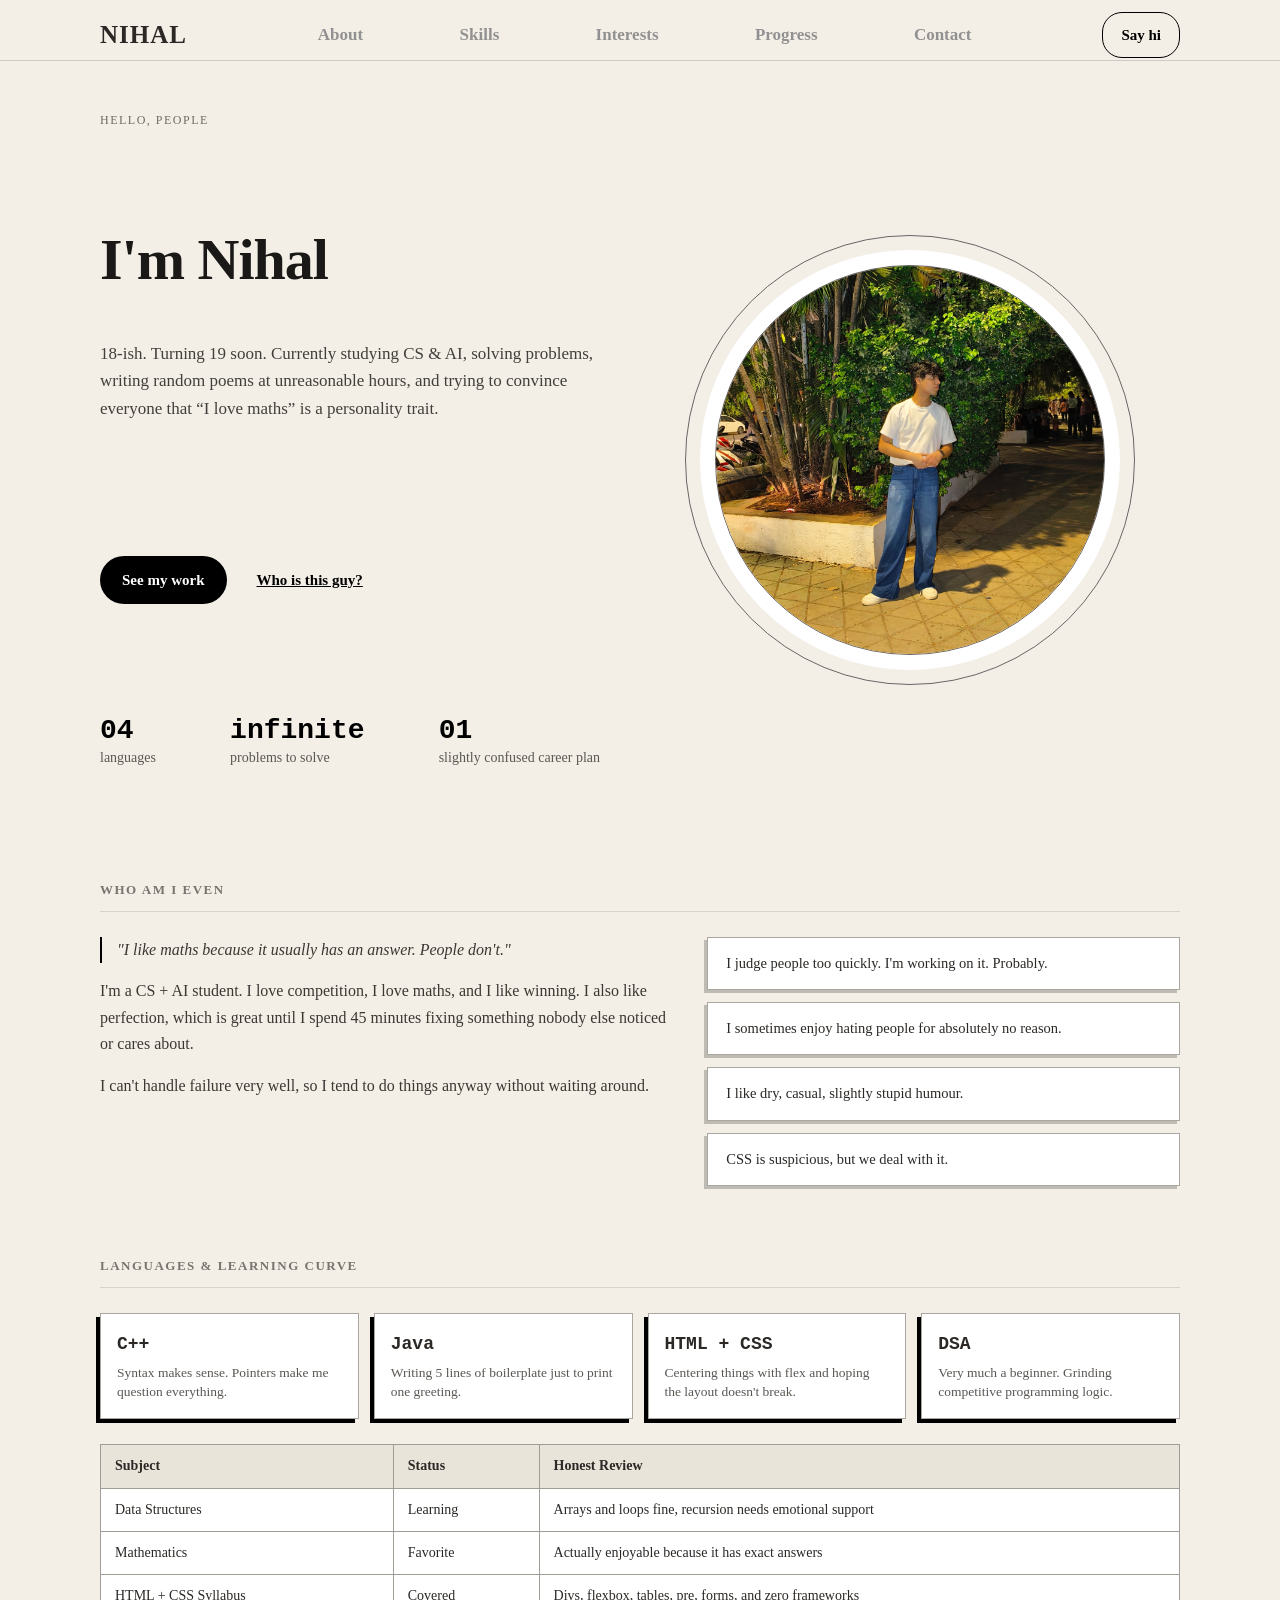
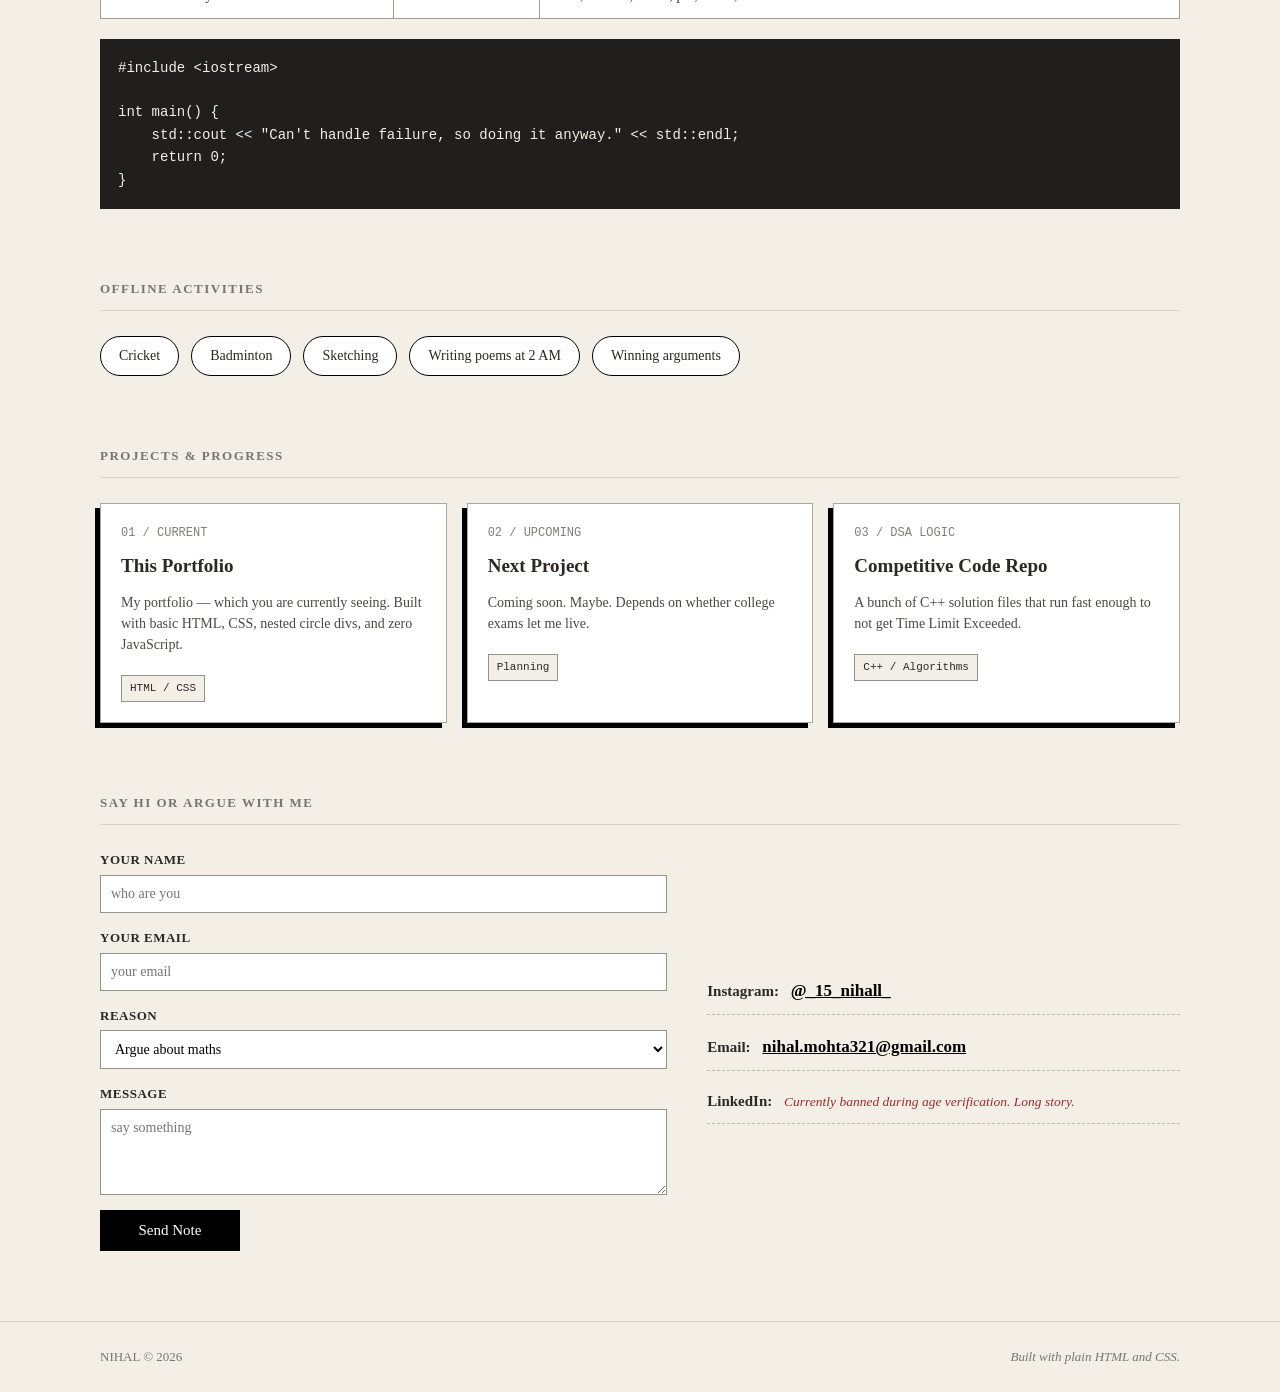
<file: index.html>
<!DOCTYPE html>
<html lang="en">
<head>
    <meta charset="UTF-8">
    <meta name="viewport" content="width=device-width, initial-scale=1.0">
    <title>Portfolio-Nihal</title>
    <link rel="stylesheet" href="portfolio.css">
</head>
<body>

<header class="head">
    <span class="nihal">NIHAL</span>

    <div class="nav">
        <a href="#About">About</a>
        <a href="#Skills">Skills</a>
        <a href="#Interests">Interests</a>
        <a href="#Projects">Progress</a>
        <a href="#Contact">Contact</a>
    </div>

    <a class="hi" href="#Contact">Say hi</a>
</header>

<hr>

<div class="hello">Hello, People</div>

<section class="body">

    <div class="intro">
        <span class="intro-heading">I'm Nihal</span>
    </div>

    <div class="something">18-ish. Turning 19 soon. Currently studying CS & AI, solving problems, writing random poems at unreasonable hours, and trying to convince everyone that “I love maths” is a personality trait.</div>

    <div class="extra">
        <a href="#Projects" class="work">See my work</a>
        <a href="#About" class="me">Who is this guy?</a>
    </div>

    <div class="bachao">
        <div class="stat-1"><b class="b-03">04</b><br>languages</div>
        <div class="stat-2"><b class="b-infinite">infinite</b><br>problems to solve</div>
        <div class="stat-3"><b class="b-01">01</b><br>slightly confused career plan</div>
    </div>

    <div class="outermost">
        <div class="in">
            <div class="inner">
                <div class="pfp">
                    <img src="pfp.jpg" alt="pfp" onerror="this.src='https://placehold.co/390x390/686363/ffffff?text=Nihal';">
                </div>
            </div>
        </div>
    </div>

</section>

<div class="divider-space"></div>

<div class="big-container" id="About">
    <div class="section-title">WHO AM I EVEN</div>
    <div class="about-box">
        <div class="about-left">
            <p class="about-quote">"I like maths because it usually has an answer. People don't."</p>
            <p>I'm a CS + AI student. I love competition, I love maths, and I like winning. I also like perfection, which is great until I spend 45 minutes fixing something nobody else noticed or cares about.</p>
            <p>I can't handle failure very well, so I tend to do things anyway without waiting around.</p>
        </div>
        <div class="about-right">
            <div class="quirk-list">
                <div class="quirk-item">I judge people too quickly. I'm working on it. Probably.</div>
                <div class="quirk-item">I sometimes enjoy hating people for absolutely no reason.</div>
                <div class="quirk-item">I like dry, casual, slightly stupid humour.</div>
                <div class="quirk-item">CSS is suspicious, but we deal with it.</div>
            </div>
        </div>
    </div>
</div>

<div class="big-container" id="Skills">
    <div class="section-title">LANGUAGES & LEARNING CURVE</div>
    <div class="skills-grid">
        <div class="skill-card">
            <div class="skill-name">C++</div>
            <div class="skill-level">Syntax makes sense. Pointers make me question everything.</div>
        </div>
        <div class="skill-card">
            <div class="skill-name">Java</div>
            <div class="skill-level">Writing 5 lines of boilerplate just to print one greeting.</div>
        </div>
        <div class="skill-card">
            <div class="skill-name">HTML + CSS</div>
            <div class="skill-level">Centering things with flex and hoping the layout doesn't break.</div>
        </div>
        <div class="skill-card">
            <div class="skill-name">DSA</div>
            <div class="skill-level">Very much a beginner. Grinding competitive programming logic.</div>
        </div>
    </div>

    <div class="table-holder">
        <table class="exam-table">
            <tr>
                <th>Subject</th>
                <th>Status</th>
                <th>Honest Review</th>
            </tr>
            <tr>
                <td>Data Structures</td>
                <td>Learning</td>
                <td>Arrays and loops fine, recursion needs emotional support</td>
            </tr>
            <tr>
                <td>Mathematics</td>
                <td>Favorite</td>
                <td>Actually enjoyable because it has exact answers</td>
            </tr>
            <tr>
                <td>HTML + CSS Syllabus</td>
                <td>Covered</td>
                <td>Divs, flexbox, tables, pre, forms, and zero frameworks</td>
            </tr>
        </table>
    </div>

    <div class="code-zone">
        <pre>#include &lt;iostream&gt;

int main() {
    std::cout &lt;&lt; "Can't handle failure, so doing it anyway." &lt;&lt; std::endl;
    return 0;
}</pre>
    </div>
</div>

<div class="big-container" id="Interests">
    <div class="section-title">OFFLINE ACTIVITIES</div>
    <div class="hobbies-holder">
        <div class="hobby-pill">Cricket</div>
        <div class="hobby-pill">Badminton</div>
        <div class="hobby-pill">Sketching</div>
        <div class="hobby-pill">Writing poems at 2 AM</div>
        <div class="hobby-pill">Winning arguments</div>
    </div>
</div>

<div class="big-container" id="Projects">
    <div class="section-title">PROJECTS & PROGRESS</div>
    <div class="project-columns">
        <div class="project-card">
            <div class="proj-num">01 / CURRENT</div>
            <div class="proj-title">This Portfolio</div>
            <div class="proj-desc">My portfolio — which you are currently seeing. Built with basic HTML, CSS, nested circle divs, and zero JavaScript.</div>
            <div class="proj-tag">HTML / CSS</div>
        </div>

        <div class="project-card">
            <div class="proj-num">02 / UPCOMING</div>
            <div class="proj-title">Next Project</div>
            <div class="proj-desc">Coming soon. Maybe. Depends on whether college exams let me live.</div>
            <div class="proj-tag">Planning</div>
        </div>

        <div class="project-card">
            <div class="proj-num">03 / DSA LOGIC</div>
            <div class="proj-title">Competitive Code Repo</div>
            <div class="proj-desc">A bunch of C++ solution files that run fast enough to not get Time Limit Exceeded.</div>
            <div class="proj-tag">C++ / Algorithms</div>
        </div>
    </div>
</div>

<div class="big-container" id="Contact">
    <div class="section-title">SAY HI OR ARGUE WITH ME</div>
    <div class="contact-wrap">
        <form class="contact-form" action="#" method="get">
            <label for="name">Your Name</label>
            <input type="text" id="name" name="name" placeholder="who are you">

            <label for="email">Your Email</label>
            <input type="email" id="email" name="email" placeholder="your email">

            <label for="topic">Reason</label>
            <select id="topic" name="topic">
                <option value="maths">Argue about maths</option>
                <option value="sports">Cricket / Badminton match</option>
                <option value="poems">Critique a poem</option>
                <option value="hate">Hate on something together</option>
            </select>

            <label for="msg">Message</label>
            <textarea id="msg" name="msg" rows="4" placeholder="say something"></textarea>

            <button type="submit" class="submit-btn">Send Note</button>
        </form>

        <div class="links-box">
            <div class="link-line">
                <span class="label-link">Instagram:</span>
                <a href="https://www.instagram.com/_15_nihall_/" target="_blank" class="actual-link">@_15_nihall_</a>
            </div>
            <div class="link-line">
                <span class="label-link">Email:</span>
                <a href="mailto:nihal.mohta321@gmail.com" class="actual-link">nihal.mohta321@gmail.com</a>
            </div>
            <div class="link-line">
                <span class="label-link">LinkedIn:</span>
                <span class="banned-note">Currently banned during age verification. Long story.</span>
            </div>
        </div>
    </div>
</div>

<footer class="foot">
    <span>NIHAL &copy; 2026</span>
    <span class="footer-msg">Built with plain HTML and CSS.</span>
</footer>

</body>
</html>
</file>
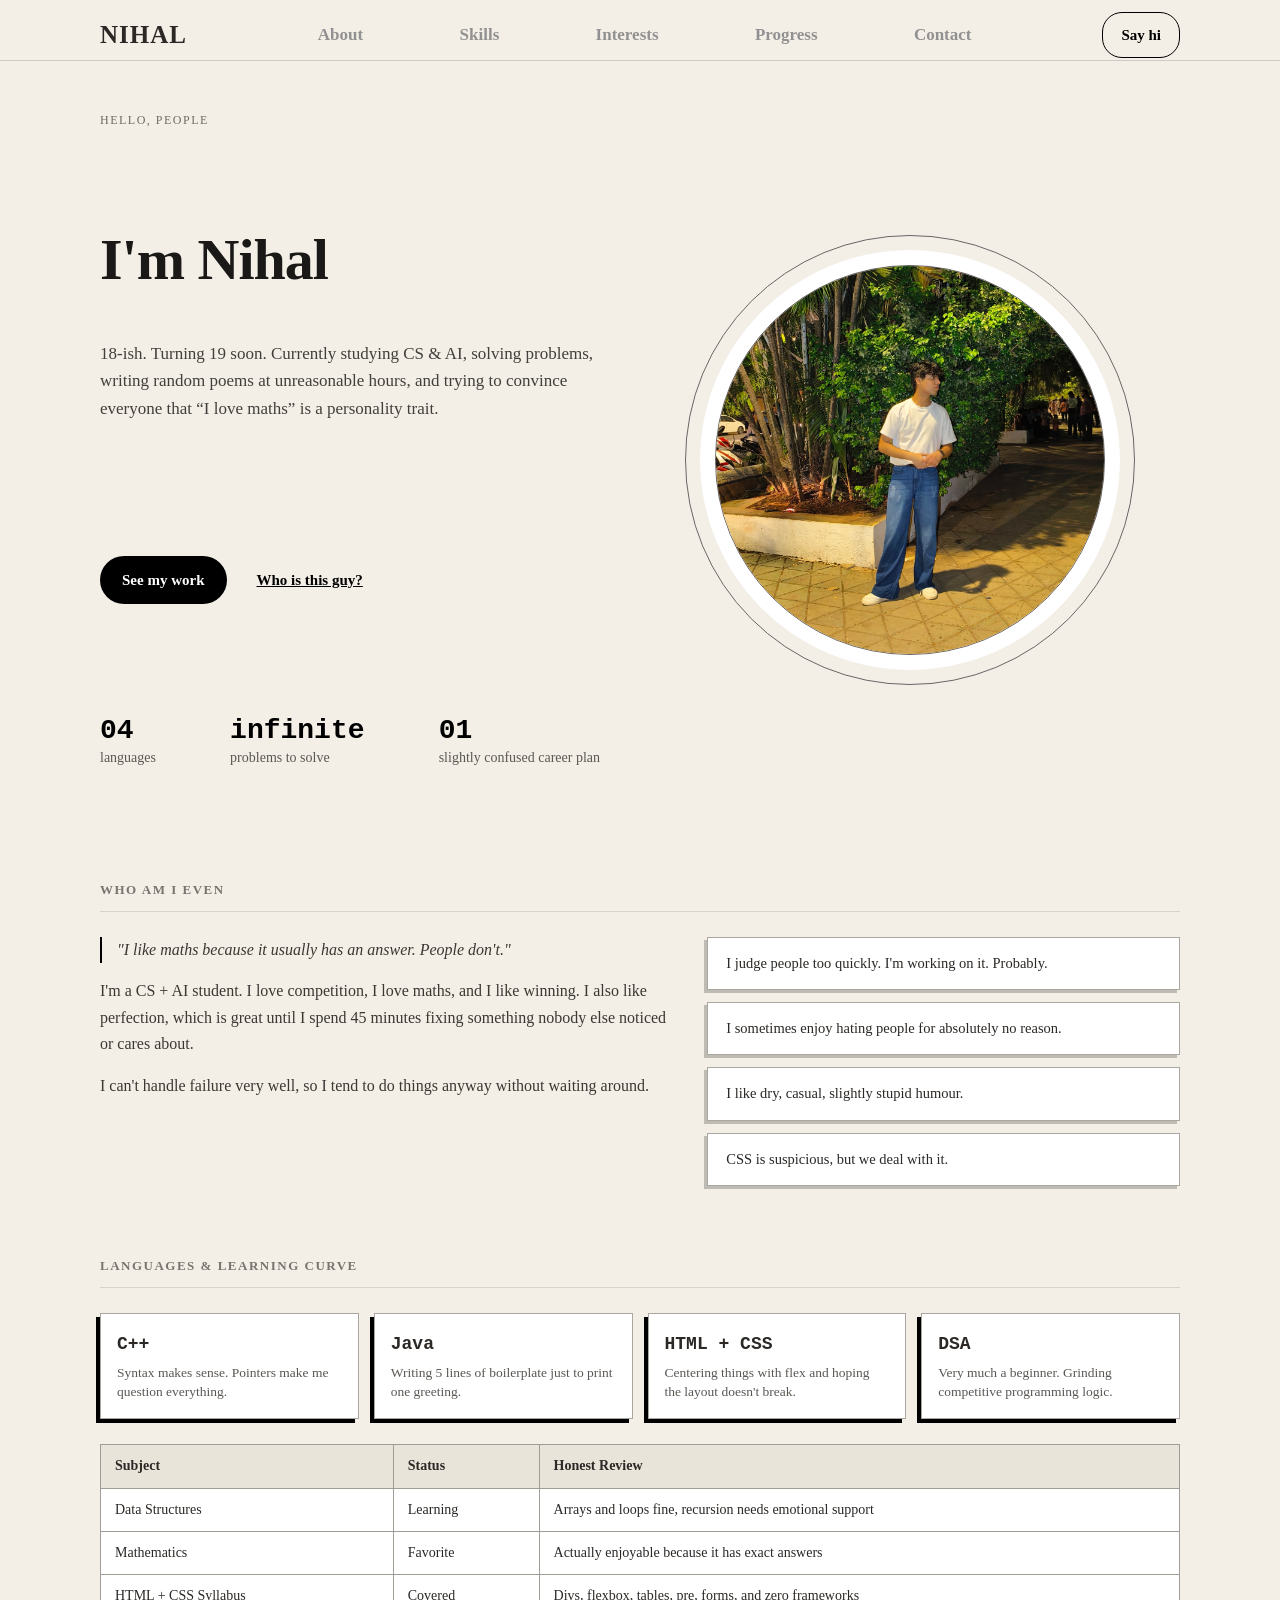
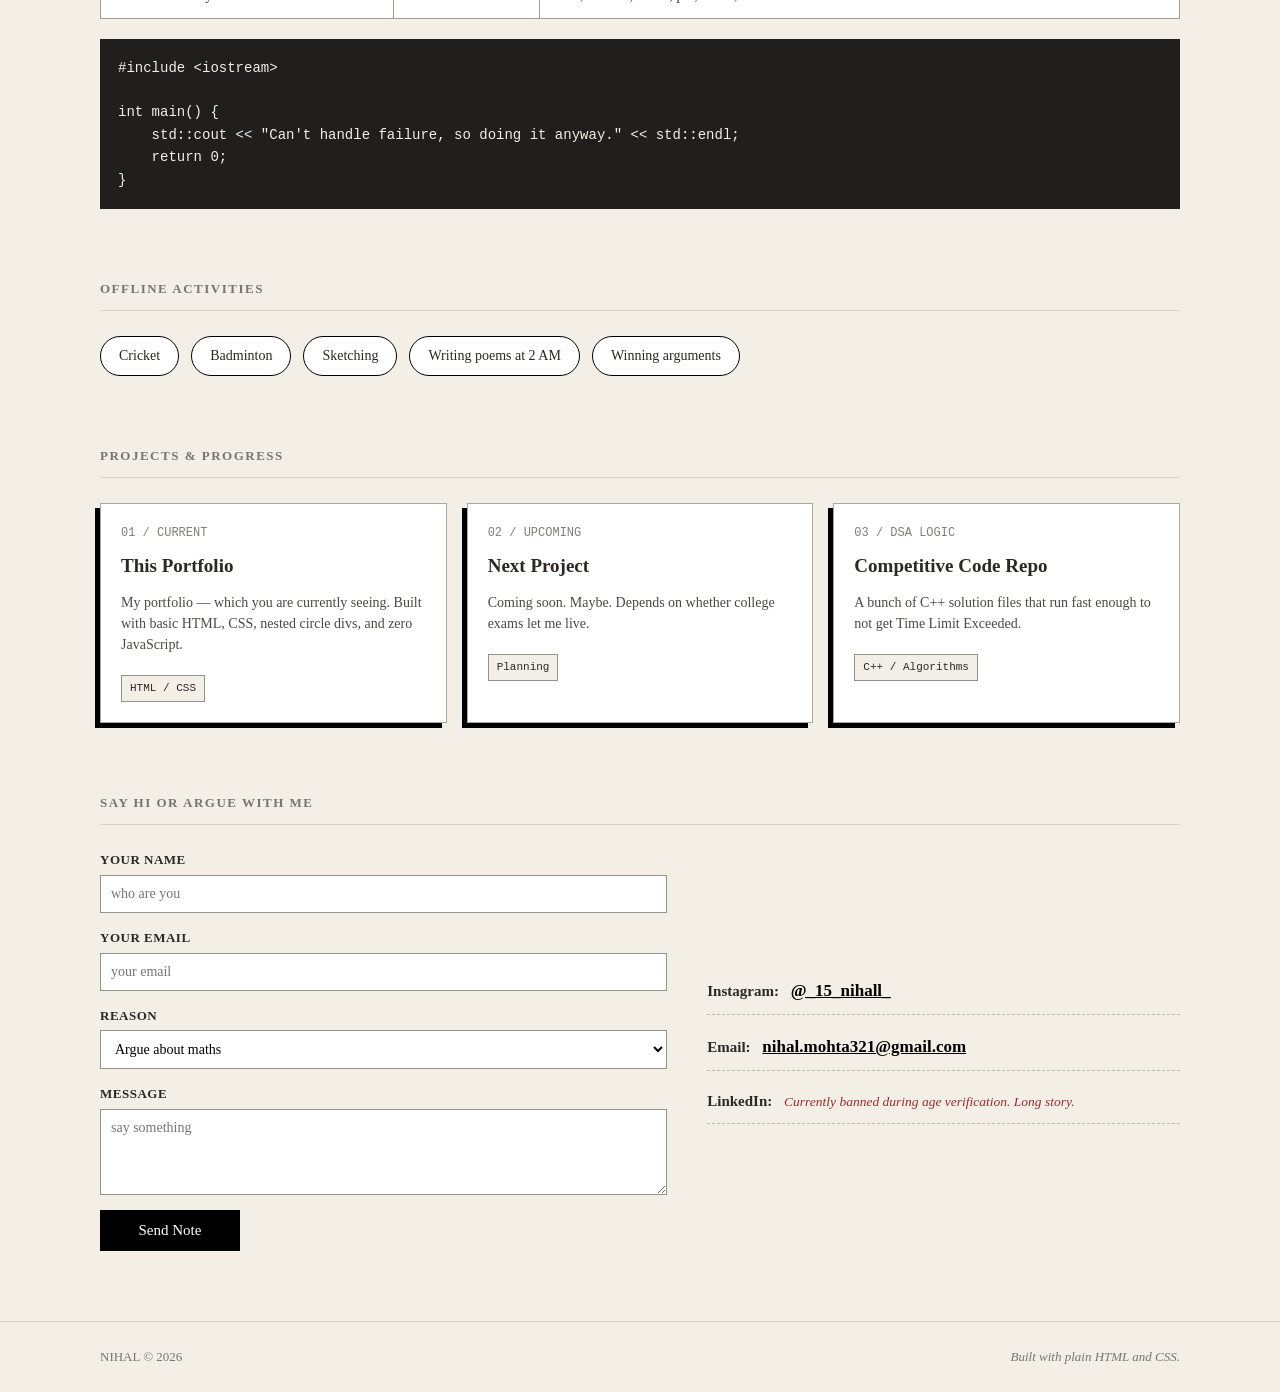
<file: portfolio.html>
<!DOCTYPE html>
<html lang="en">
<head>
    <meta charset="UTF-8">
    <meta name="viewport" content="width=device-width, initial-scale=1.0">
    <title>Portfolio-Nihal</title>
    <link rel="stylesheet" href="portfolio.css">
</head>
<body>

<header class="head">
    <span class="nihal">NIHAL</span>

    <div class="nav">
        <a href="#About">About</a>
        <a href="#Skills">Skills</a>
        <a href="#Interests">Interests</a>
        <a href="#Projects">Progress</a>
        <a href="#Contact">Contact</a>
    </div>

    <a class="hi" href="#Contact">Say hi</a>
</header>

<hr>

<div class="hello">Hello, People</div>

<section class="body">

    <div class="intro">
        <span class="intro-heading">I'm Nihal</span>
    </div>

    <div class="something">18-ish. Turning 19 soon. Currently studying CS & AI, solving problems, writing random poems at unreasonable hours, and trying to convince everyone that “I love maths” is a personality trait.</div>

    <div class="extra">
        <a href="#Projects" class="work">See my work</a>
        <a href="#About" class="me">Who is this guy?</a>
    </div>

    <div class="bachao">
        <div class="stat-1"><b class="b-03">04</b><br>languages</div>
        <div class="stat-2"><b class="b-infinite">infinite</b><br>problems to solve</div>
        <div class="stat-3"><b class="b-01">01</b><br>slightly confused career plan</div>
    </div>

    <div class="outermost">
        <div class="in">
            <div class="inner">
                <div class="pfp">
                    <img src="pfp.jpg" alt="pfp" onerror="this.src='https://placehold.co/390x390/686363/ffffff?text=Nihal';">
                </div>
            </div>
        </div>
    </div>

</section>

<div class="divider-space"></div>

<div class="big-container" id="About">
    <div class="section-title">WHO AM I EVEN</div>
    <div class="about-box">
        <div class="about-left">
            <p class="about-quote">"I like maths because it usually has an answer. People don't."</p>
            <p>I'm a CS + AI student. I love competition, I love maths, and I like winning. I also like perfection, which is great until I spend 45 minutes fixing something nobody else noticed or cares about.</p>
            <p>I can't handle failure very well, so I tend to do things anyway without waiting around.</p>
        </div>
        <div class="about-right">
            <div class="quirk-list">
                <div class="quirk-item">I judge people too quickly. I'm working on it. Probably.</div>
                <div class="quirk-item">I sometimes enjoy hating people for absolutely no reason.</div>
                <div class="quirk-item">I like dry, casual, slightly stupid humour.</div>
                <div class="quirk-item">CSS is suspicious, but we deal with it.</div>
            </div>
        </div>
    </div>
</div>

<div class="big-container" id="Skills">
    <div class="section-title">LANGUAGES & LEARNING CURVE</div>
    <div class="skills-grid">
        <div class="skill-card">
            <div class="skill-name">C++</div>
            <div class="skill-level">Syntax makes sense. Pointers make me question everything.</div>
        </div>
        <div class="skill-card">
            <div class="skill-name">Java</div>
            <div class="skill-level">Writing 5 lines of boilerplate just to print one greeting.</div>
        </div>
        <div class="skill-card">
            <div class="skill-name">HTML + CSS</div>
            <div class="skill-level">Centering things with flex and hoping the layout doesn't break.</div>
        </div>
        <div class="skill-card">
            <div class="skill-name">DSA</div>
            <div class="skill-level">Very much a beginner. Grinding competitive programming logic.</div>
        </div>
    </div>

    <div class="table-holder">
        <table class="exam-table">
            <tr>
                <th>Subject</th>
                <th>Status</th>
                <th>Honest Review</th>
            </tr>
            <tr>
                <td>Data Structures</td>
                <td>Learning</td>
                <td>Arrays and loops fine, recursion needs emotional support</td>
            </tr>
            <tr>
                <td>Mathematics</td>
                <td>Favorite</td>
                <td>Actually enjoyable because it has exact answers</td>
            </tr>
            <tr>
                <td>HTML + CSS Syllabus</td>
                <td>Covered</td>
                <td>Divs, flexbox, tables, pre, forms, and zero frameworks</td>
            </tr>
        </table>
    </div>

    <div class="code-zone">
        <pre>#include &lt;iostream&gt;

int main() {
    std::cout &lt;&lt; "Can't handle failure, so doing it anyway." &lt;&lt; std::endl;
    return 0;
}</pre>
    </div>
</div>

<div class="big-container" id="Interests">
    <div class="section-title">OFFLINE ACTIVITIES</div>
    <div class="hobbies-holder">
        <div class="hobby-pill">Cricket</div>
        <div class="hobby-pill">Badminton</div>
        <div class="hobby-pill">Sketching</div>
        <div class="hobby-pill">Writing poems at 2 AM</div>
        <div class="hobby-pill">Winning arguments</div>
    </div>
</div>

<div class="big-container" id="Projects">
    <div class="section-title">PROJECTS & PROGRESS</div>
    <div class="project-columns">
        <div class="project-card">
            <div class="proj-num">01 / CURRENT</div>
            <div class="proj-title">This Portfolio</div>
            <div class="proj-desc">My portfolio — which you are currently seeing. Built with basic HTML, CSS, nested circle divs, and zero JavaScript.</div>
            <div class="proj-tag">HTML / CSS</div>
        </div>

        <div class="project-card">
            <div class="proj-num">02 / UPCOMING</div>
            <div class="proj-title">Next Project</div>
            <div class="proj-desc">Coming soon. Maybe. Depends on whether college exams let me live.</div>
            <div class="proj-tag">Planning</div>
        </div>

        <div class="project-card">
            <div class="proj-num">03 / DSA LOGIC</div>
            <div class="proj-title">Competitive Code Repo</div>
            <div class="proj-desc">A bunch of C++ solution files that run fast enough to not get Time Limit Exceeded.</div>
            <div class="proj-tag">C++ / Algorithms</div>
        </div>
    </div>
</div>

<div class="big-container" id="Contact">
    <div class="section-title">SAY HI OR ARGUE WITH ME</div>
    <div class="contact-wrap">
        <form class="contact-form" action="#" method="get">
            <label for="name">Your Name</label>
            <input type="text" id="name" name="name" placeholder="who are you">

            <label for="email">Your Email</label>
            <input type="email" id="email" name="email" placeholder="your email">

            <label for="topic">Reason</label>
            <select id="topic" name="topic">
                <option value="maths">Argue about maths</option>
                <option value="sports">Cricket / Badminton match</option>
                <option value="poems">Critique a poem</option>
                <option value="hate">Hate on something together</option>
            </select>

            <label for="msg">Message</label>
            <textarea id="msg" name="msg" rows="4" placeholder="say something"></textarea>

            <button type="submit" class="submit-btn">Send Note</button>
        </form>

        <div class="links-box">
            <div class="link-line">
                <span class="label-link">Instagram:</span>
                <a href="https://www.instagram.com/_15_nihall_/" target="_blank" class="actual-link">@_15_nihall_</a>
            </div>
            <div class="link-line">
                <span class="label-link">Email:</span>
                <a href="mailto:nihal.mohta321@gmail.com" class="actual-link">nihal.mohta321@gmail.com</a>
            </div>
            <div class="link-line">
                <span class="label-link">LinkedIn:</span>
                <span class="banned-note">Currently banned during age verification. Long story.</span>
            </div>
        </div>
    </div>
</div>

<footer class="foot">
    <span>NIHAL &copy; 2026</span>
    <span class="footer-msg">Built with plain HTML and CSS.</span>
</footer>

</body>
</html>
</file>
<file: portfolio.css>
* {
            box-sizing: border-box;
            margin: 0px;
            padding: 0px;
        }

        body {
            margin: 0px;
            background-color: #f3efe7;
            font-family: Georgia, 'Times New Roman', serif;
            color: #2b2825;
            line-height: 1.6;
        }

        hr {
            border: none;
            border-top: 0.5px solid rgb(207, 203, 196);
            margin: 0px;
        }

        .head {
            margin-top: 10px;
            display: flex;
            justify-content: space-between;
            background-color: #f3efe7;
            height: 50px;
            align-items: center;
            padding: 0px;
            position: sticky;
            top: 0px;
            z-index: 100;
        }

        .nav {
            display: inline-flex;
            width: 750px;
            justify-content: space-around;
            margin: 0px;
            padding: 0px;
        }

        a {
            color: rgb(146, 145, 145);
            text-decoration: none;
            font-weight: bold;
            font-size: 17px;
        }

        a:hover {
            color: black;
            text-decoration: underline;
        }

        .nihal {
            margin-left: 100px;
            font-size: 25px;
            font-weight: bold;
            letter-spacing: 1px;
        }

        .hi {
            border: 1px solid black;
            border-radius: 20px;
            margin-right: 100px;
            padding: 10px 18px;
            font-size: 15px;
            color: black;
            display: inline-block;
        }

        .hi:hover {
            background-color: black;
            color: white;
            text-decoration: none;
            box-shadow: -5px 5px 2px 2px rgb(100, 99, 99);
        }

        .hello {
            display: inline-block;
            margin: 50px;
            margin-left: 100px;
            font-size: 12px;
            text-transform: uppercase;
            text-decoration: none;
            letter-spacing: 1.5px;
            color: rgb(110, 107, 102);
        }

        .body {
            margin-left: 100px;
            margin-right: 100px;
            display: inline-grid;
            grid-template-columns: 1fr 1fr;
            grid-template-rows: repeat(4, 1fr);
        }

        .intro {
            box-sizing: border-box;
            height: 160px;
            display: flex;
            align-items: center;
        }

        .intro-heading {
            font-size: 58px;
            font-weight: bold;
            color: #1a1918;
            letter-spacing: -1px;
        }

        .something {
            box-sizing: border-box;
            height: 160px;
            font-size: 17px;
            line-height: 1.6;
            color: rgb(65, 63, 60);
            padding-right: 40px;
        }

        .extra {
            box-sizing: border-box;
            height: 160px;
            display: flex;
            justify-content: flex-start;
            align-items: center;
            gap: 30px;
        }

        .work {
            background-color: black;
            color: white;
            padding: 12px 22px;
            border-radius: 25px;
            font-size: 15px;
        }

        .work:hover {
            background-color: rgb(80, 78, 78);
            text-decoration: none;
            color: white;
        }

        .me {
            color: black;
            text-decoration: underline;
            font-size: 15px;
        }

        .me:hover {
            color: rgb(100, 99, 99);
        }

        .bachao {
            display: inline-flex;
            width: 500px;
            justify-content: space-between;
            box-sizing: border-box;
            height: 160px;
            align-items: center;
        }

        .stat-1, .stat-2, .stat-3 {
            font-size: 14px;
            color: rgb(90, 88, 85);
            line-height: 1.3;
        }

        .b-03, .b-infinite, .b-01 {
            font-size: 28px;
            color: black;
            font-family: monospace;
        }

        .outermost {
            display: inline-flex;
            justify-content: center;
            grid-column: 2 / 3;
            grid-row: 1 / 5;
            box-sizing: border-box;
            height: 560px;
            align-items: center;
            border: 0.5px;
        }

        .in {
            display: flex;
            justify-content: center;
            align-items: center;
            box-sizing: border-box;
            height: 450px;
            width: 450px;
            border: 0.5px solid rgb(104, 102, 102);
            border-radius: 300px;
        }

        .inner {
            box-sizing: border-box;
            height: 420px;
            width: 420px;
            border: 0.5px solid rgb(255, 255, 255);
            border-radius: 300px;
            background-color: white;
            display: flex;
            justify-content: center;
            align-items: center;
        }

        .pfp {
            box-sizing: border-box;
            height: 390px;
            width: 390px;
            border: 0.5px solid rgb(104, 99, 99);
            border-radius: 300px;
            background-color: rgb(104, 99, 99);
            position: relative;
            overflow: hidden;
            display: flex;
            justify-content: center;
            align-items: center;
        }

        img {
            width: 100%;
            height: 100%;
            display: block;
        }

        .divider-space {
            height: 60px;
        }

        .big-container {
            margin-left: 100px;
            margin-right: 100px;
            margin-bottom: 70px;
        }

        .section-title {
            font-size: 13px;
            letter-spacing: 1.5px;
            color: rgb(120, 117, 112);
            margin-bottom: 25px;
            border-bottom: 1px solid rgb(215, 210, 202);
            padding-bottom: 10px;
            font-weight: bold;
        }

        .about-box {
            display: grid;
            grid-template-columns: 1.2fr 1fr;
            gap: 40px;
        }

        .about-left p {
            font-size: 16px;
            line-height: 1.65;
            margin-bottom: 15px;
            color: #3b3834;
        }

        .about-quote {
            font-style: italic;
            font-size: 20px;
            color: black;
            border-left: 2px solid black;
            padding-left: 15px;
            margin-bottom: 15px;
        }

        .quirk-list {
            display: flex;
            flex-direction: column;
            gap: 12px;
        }

        .quirk-item {
            background-color: #ffffff;
            border: 0.5px solid rgb(170, 166, 160);
            padding: 14px 18px;
            font-size: 14.5px;
            box-shadow: -3px 3px 0px 0px rgb(190, 186, 180);
        }

        .skills-grid {
            display: grid;
            grid-template-columns: repeat(4, 1fr);
            gap: 15px;
            margin-bottom: 25px;
        }

        .skill-card {
            background-color: white;
            border: 0.5px solid rgb(170, 166, 160);
            padding: 16px;
            box-shadow: -4px 4px 0px 0px black;
        }

        .skill-name {
            font-size: 18px;
            font-weight: bold;
            margin-bottom: 6px;
            font-family: monospace;
        }

        .skill-level {
            font-size: 13.5px;
            color: rgb(90, 87, 83);
            line-height: 1.4;
        }

        .table-holder {
            margin-top: 25px;
            margin-bottom: 20px;
        }

        .exam-table {
            width: 100%;
            border-collapse: collapse;
            background-color: white;
            font-size: 14px;
        }

        .exam-table th, .exam-table td {
            border: 0.5px solid rgb(160, 156, 150);
            padding: 10px 14px;
            text-align: left;
        }

        .exam-table th {
            background-color: #e9e4da;
            font-weight: bold;
        }

        .code-zone {
            margin-top: 20px;
        }

        pre {
            background-color: #211f1e;
            color: #f3efe7;
            padding: 18px;
            font-family: monospace;
            font-size: 14px;
            overflow-x: auto;
        }

        .hobbies-holder {
            display: flex;
            flex-wrap: wrap;
            gap: 12px;
        }

        .hobby-pill {
            background-color: white;
            border: 1px solid black;
            border-radius: 20px;
            padding: 8px 18px;
            font-size: 14px;
        }

        .hobby-pill:hover {
            background-color: black;
            color: white;
        }

        .project-columns {
            display: grid;
            grid-template-columns: repeat(3, 1fr);
            gap: 20px;
        }

        .project-card {
            background-color: white;
            border: 0.5px solid rgb(170, 166, 160);
            padding: 20px;
            box-shadow: -5px 5px 0px 0px black;
        }

        .proj-num {
            font-family: monospace;
            font-size: 12px;
            color: rgb(130, 126, 120);
            margin-bottom: 8px;
        }

        .proj-title {
            font-size: 19px;
            font-weight: bold;
            margin-bottom: 10px;
        }

        .proj-desc {
            font-size: 14px;
            color: rgb(75, 73, 70);
            line-height: 1.5;
            margin-bottom: 18px;
        }

        .proj-tag {
            display: inline-block;
            font-family: monospace;
            font-size: 11px;
            background-color: #f3efe7;
            border: 0.5px solid rgb(150, 146, 140);
            padding: 4px 8px;
        }

        .contact-wrap {
            display: grid;
            grid-template-columns: 1.2fr 1fr;
            gap: 40px;
        }

        .contact-form {
            display: flex;
            flex-direction: column;
        }

        .contact-form label {
            font-size: 13px;
            margin-bottom: 4px;
            text-transform: uppercase;
            letter-spacing: 0.5px;
            font-weight: bold;
        }

        .contact-form input,
        .contact-form select,
        .contact-form textarea {
            background-color: white;
            border: 0.5px solid rgb(150, 146, 140);
            padding: 10px;
            font-family: inherit;
            font-size: 14px;
            margin-bottom: 15px;
        }

        .submit-btn {
            background-color: black;
            color: white;
            border: none;
            padding: 12px 24px;
            font-family: inherit;
            font-size: 15px;
            width: 140px;
        }

        .submit-btn:hover {
            background-color: rgb(70, 68, 68);
            box-shadow: -3px 3px 0px 0px rgb(150, 146, 140);
        }

        .links-box {
            display: flex;
            flex-direction: column;
            justify-content: center;
            gap: 18px;
        }

        .link-line {
            font-size: 15px;
            padding-bottom: 10px;
            border-bottom: 0.5px dashed rgb(190, 185, 178);
        }

        .label-link {
            font-weight: bold;
            margin-right: 8px;
        }

        .actual-link {
            color: black;
            text-decoration: underline;
        }

        .banned-note {
            color: rgb(150, 45, 45);
            font-style: italic;
            font-size: 13.5px;
        }

        .foot {
            margin-top: 50px;
            border-top: 1px solid rgb(215, 210, 202);
            padding: 25px 100px;
            display: flex;
            justify-content: space-between;
            font-size: 13px;
            color: rgb(120, 117, 112);
        }

        .footer-msg {
            font-style: italic;
        }

        @media (max-width: 900px) {
            .nihal {
                margin-left: 20px;
            }

            .hi {
                margin-right: 20px;
            }

            .nav {
                display: none;
            }

            .hello {
                margin-left: 20px;
                margin-top: 30px;
            }

            .body {
                margin-left: 20px;
                margin-right: 20px;
                display: flex;
                flex-direction: column;
            }

            .intro {
                height: 80px;
                margin-bottom: 20px;
                width: 100%;
            }

            .something {
                height: 120px;
                margin-bottom: 20px;
                width: 100%;
            }

            .extra {
                height: 80px;
                margin-bottom: 20px;
                width: 100%;
            }

            .bachao {
                height: 100px;
                margin-bottom: 25px;
                width: 100%;
            }

            .intro-heading {
                font-size: 42px;
            }

            .outermost {
                height: 320px;
                margin-top: 20px;
                margin-bottom: 30px;
            }

            .in {
                width: 290px;
                height: 290px;
            }

            .inner {
                width: 270px;
                height: 270px;
            }

            .pfp {
                width: 250px;
                height: 250px;
            }

            .big-container {
                margin-left: 20px;
                margin-right: 20px;
            }

            .about-box,
            .skills-grid,
            .project-columns,
            .contact-wrap {
                grid-template-columns: 1fr;
            }

            .foot {
                padding: 20px;
                flex-direction: column;
                gap: 8px;
            }
        }
</file>
